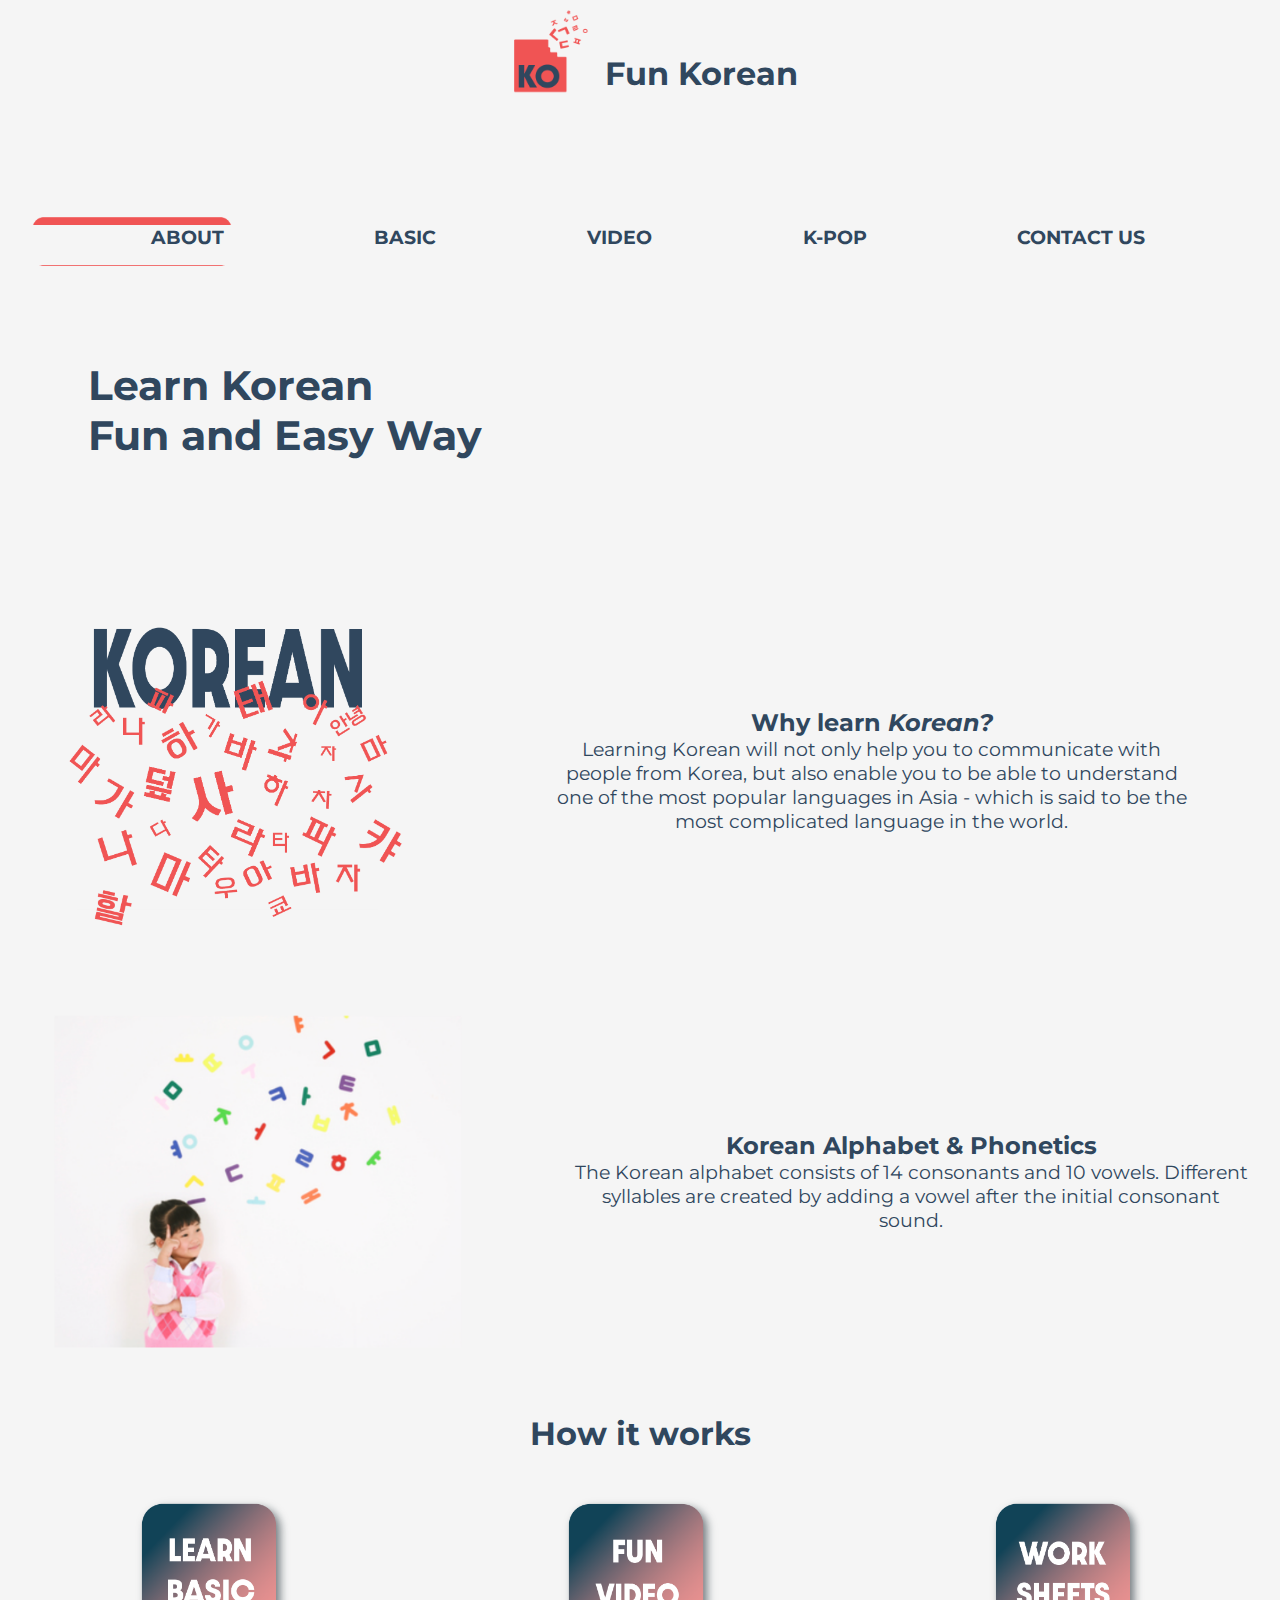
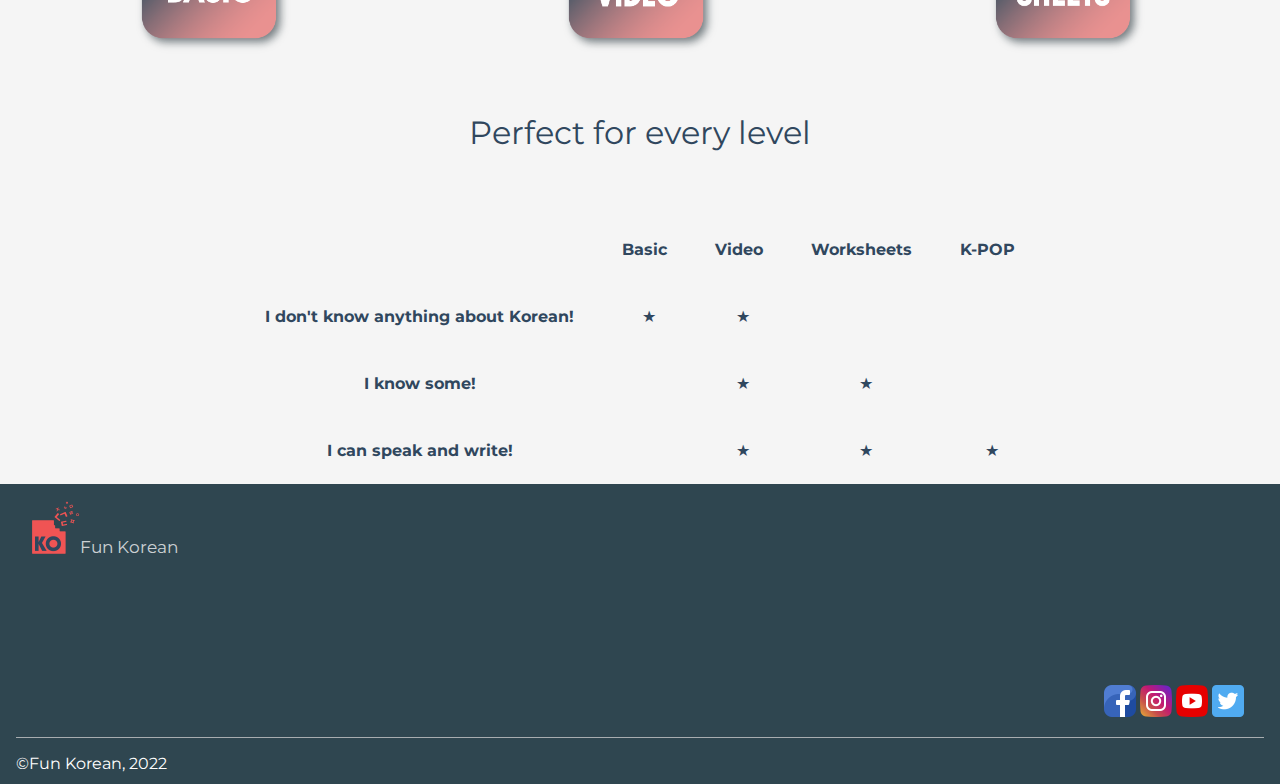
<file: index.html>
<!DOCTYPE html>
<html lang="en">

<head>
    <meta charset="UTF-8">
    <meta name="viewport" content="width=device-width, initial-scale=1">
    <title>fun Korean</title>
    <link rel="shortcut icon" href="images/favicon.ico">
    <link rel="stylesheet" href="styles/normalize.css">
    <link href="https://fonts.googleapis.com/css2?family=Montserrat:wght@300;500;700&display=swap" rel="stylesheet">
    <link rel="stylesheet" href="styles/main.css" />
    <!--
        Name : Jenny Shin
        Date : 03/14/2022
        CS125H - Lab 5
    -->
</head>

<body>
    <header>
        <div class="header">
            <a href="index.html"><img class="logo" src="images/logo.png" alt="logo"></a>
            <h1 class="title">Fun Korean</h1>
        </div>
        <input type="checkbox" id="nav-toggle" class="nav-toggle">
        <nav class="nav_bar" id="nav_menu">
            <ul>
                <li><a href="#" class="current">About</a></li>
                <li><a href="basic.html">Basic</a></li>
                <li class="dd-menu"><a href="video.html">Video</a></li>
                <li><a href="kpop.html">K-POP</a></li>
                <li><a href="contactUs.html">Contact Us</a></li>
            </ul>
        </nav>

        <label for="nav-toggle" class="nav-toggle-label">
            <span></span>
        </label>

    </header>
    <main>

        <a href="contactUs.html"><img class="signup-img" src="images/signup.png" alt="sign_up"></a>

        <div class="main-title">
            <h3>Learn Korean</h3>
            <h3>Fun and Easy Way</h3>
        </div>

        <section>
            <div class="section1">
                <img class="letter_img" src="images/letter.png" alt="letter_pic">


                <div class="why">
                    <h2>Why learn <em>Korean?</em></h2>
                    <P>Learning Korean will not only help you to communicate with people from Korea, but also enable you
                        to
                        be able to understand one of the most popular languages in Asia - which is said to be the most
                        complicated language in the world.</P>
                </div>
            </div>

            <div class="section2">
                <img class="korean_girl" src="images/korean_girl.png" alt="korean_girl">

                <div class="alphabet">
                    <h2>Korean Alphabet & Phonetics</h2>
                    <P>The Korean alphabet consists of 14 consonants and 10 vowels. Different syllables are created by
                        adding a vowel after the initial consonant sound.</P>
                </div>
            </div>
        </section>
    </main>

    <aside>
        <div class="aside1">
            <h2>How it works</h2>


            <div class="buttons">
                <a href="basic.html"><img class="basic_img" src="images/basic.png"></a>
                <a href="videos/video.html"><img class="fun_video_img" src="images/fun_video.png"></a>
                <a href="worksheet.html"><img class="worksheets_img" src="images/worksheets.png"></a>

            </div>
        </div>

        <figure>
            <figcaption>Perfect for every level</figcaption>
            <table class="table">
                <thead>
                    <tr>
                        <th></th>
                        <th>Basic</th>
                        <th>Video</th>
                        <th>Worksheets</th>
                        <th>K-POP</th>
                    </tr>

                <tbody>
                    <tr>
                        <th class="left-heading">I don't know anything about Korean!</th>
                        <td>&#9733;</td>
                        <td>&#9733;</td>
                        <td></td>
                        <td></td>
                    </tr>
                    <tr>
                        <th class="left-heading">I know some!</th>
                        <td></td>
                        <td>&#9733;</td>
                        <td>&#9733;</td>
                        <td></td>

                    </tr>

                    <tr>
                        <th class="left-heading">I can speak and write!</th>
                        <td></td>
                        <td>&#9733;</td>
                        <td>&#9733;</td>
                        <td>&#9733;</td>

                    </tr>
                </tbody>
                </thead>
            </table>
        </figure>

        <p class="quotation">"Neque porro quisquam est qui dolorem ipsum quia dolor sit amet, consectetur, adipisci
            velit..."</p>
    </aside>

    <footer>
        <div class="footer-title">
        <img class="footer_logo" src="images/logo.png" alt="footer_img_logo">
        <p class="footer_heading">Fun Korean</p> 
    </div>
    
    <div class="contact_social">
        
        <a href="http://www.facebook.com"><img class="social_media_img" src="images/facebook.png" alt="facebook_logo"></a>
        <a href="http://www.instagram.com"><img class="social_media_img" src="images/instagram (1).png" alt="instagram_logo"></a>
        <a href="http://www.youtube.com"><img class="social_media_img" src="images/youtube (1).png" alt="youtube_logo"></a>
        <a href="http://www.twitter.com"><img class="social_media_img" src="images/twitter.png" alt="twitter_logo"></a>
    </div>
        <p class="copyright">&copy;Fun Korean, 2022</p>
       

    </footer>
    </body>
</html>
</file>
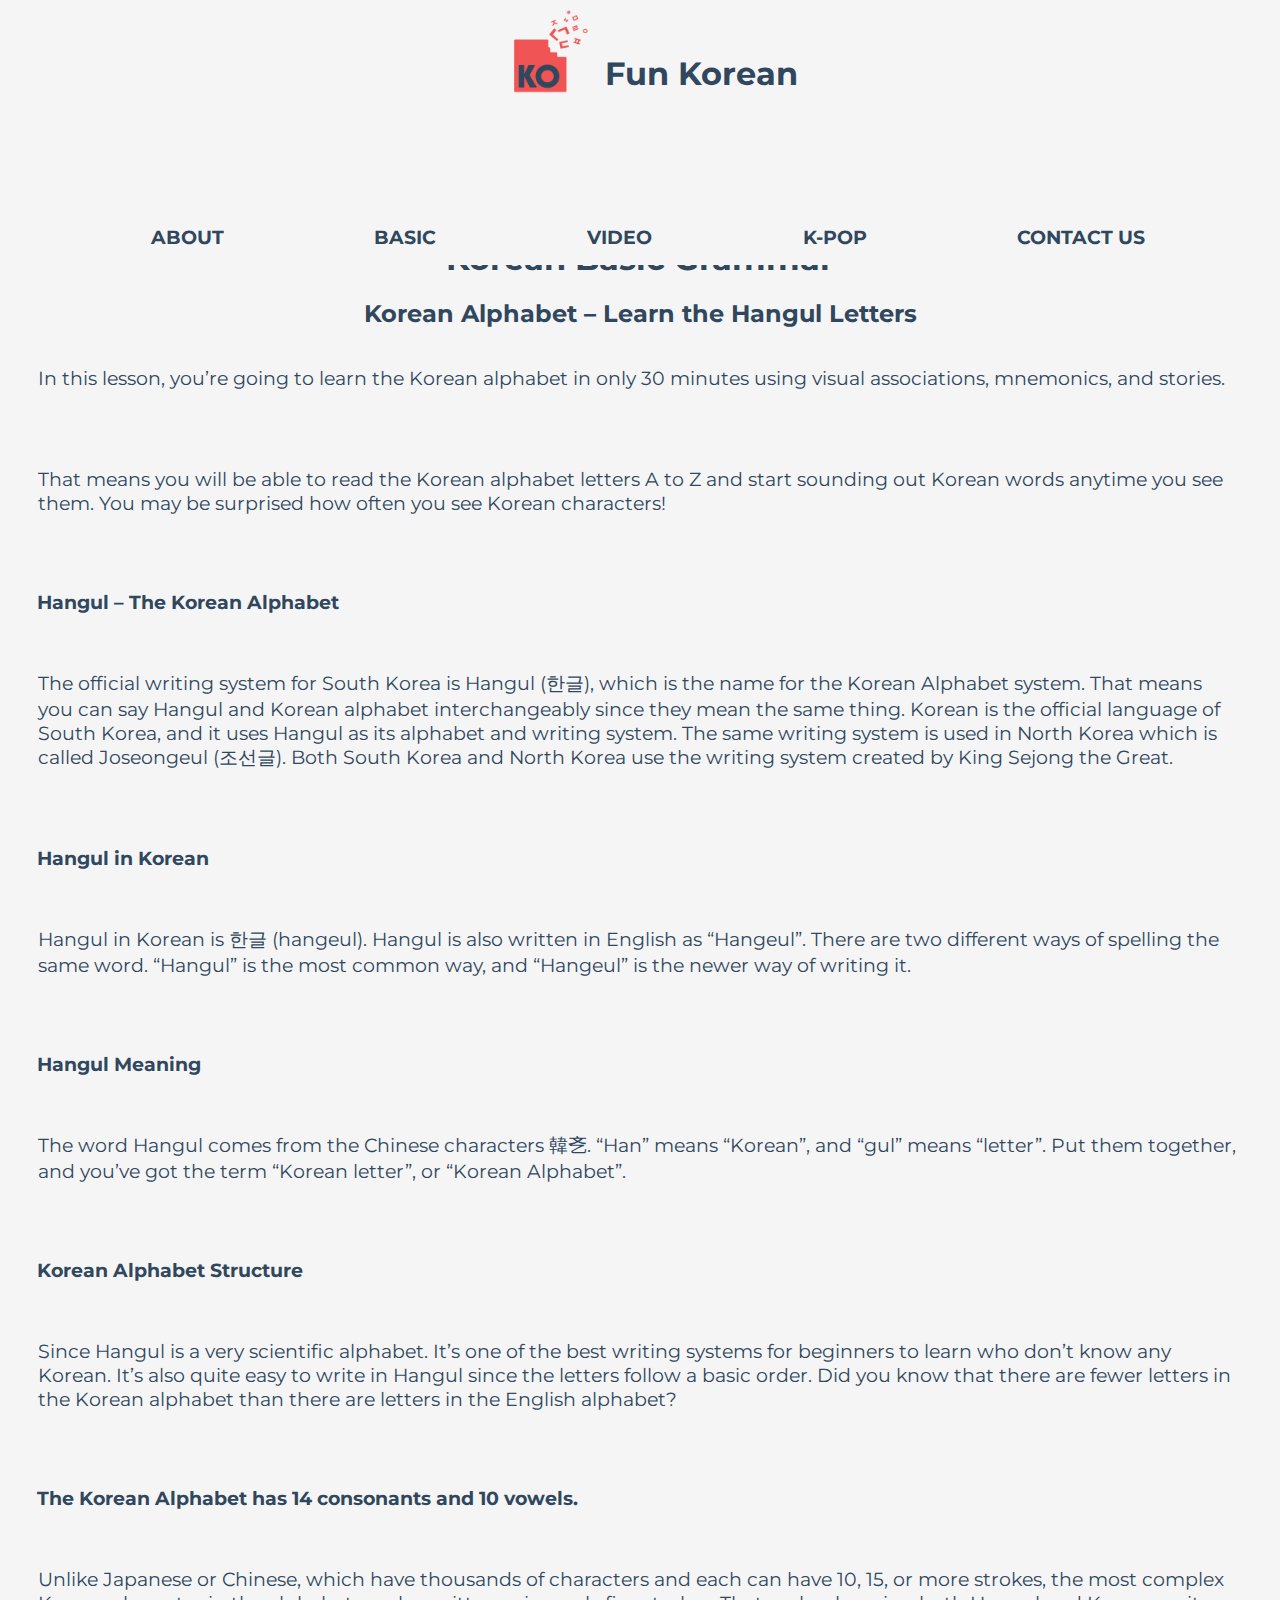
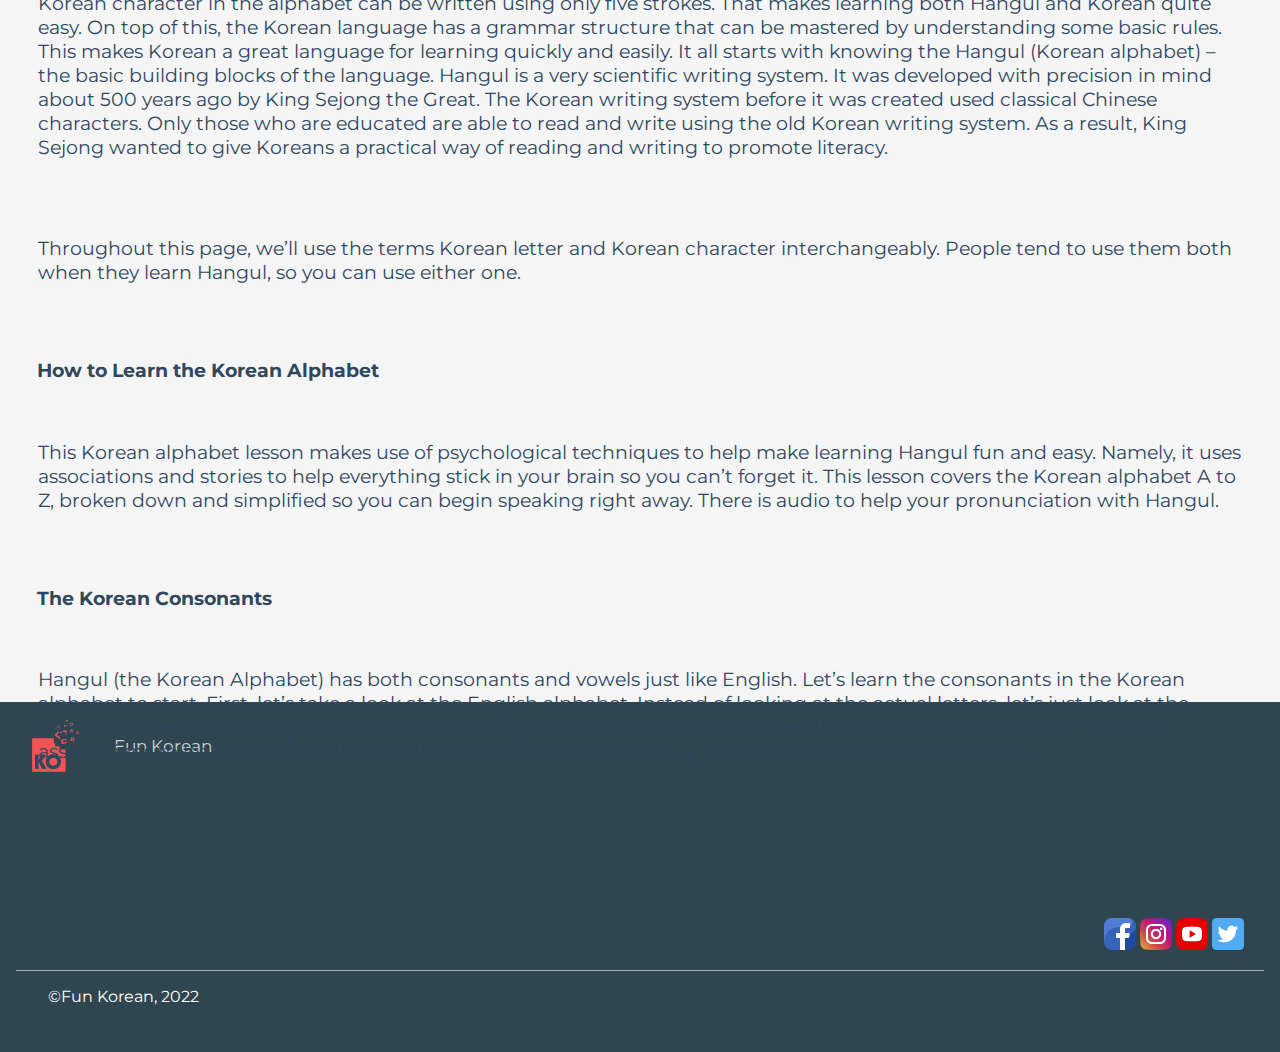
<file: basic.html>
<!DOCTYPE html>
<html lang="en">

<head>
    <meta charset="UTF-8">
    <meta http-equiv="X-UA-Compatible" content="IE=edge">
    <meta name="viewport" content="width=device-width, initial-scale=1.0">
    <title>basic</title>


    <link rel="shortcut icon" href="images/favicon.ico">
    <link rel="stylesheet" href="styles/normalize.css">
    <link href="https://fonts.googleapis.com/css2?family=Montserrat:wght@300;500;700&display=swap" rel="stylesheet">
    <link rel="stylesheet" href="styles/basic.css" />
</head>

<body>
    <header>
        <div class="header">
            <a href="index.html"><img class="logo" src="images/logo.png" alt="logo"></a>
            <h1 class="title">Fun Korean</h1>
        </div>
        <input type="checkbox" id="nav-toggle" class="nav-toggle">
    </header>
        <nav class="nav_bar" id="nav_menu">
            <ul>
                <li><a href="index.html">About</a></li>
                <li><a href="#">Basic</a></li>
                <li class="dd-menu"><a href="video.html">Video</a></li>
                <li><a href="kpop.html">K-POP</a></li>
                <li><a href="contactUs.html">Contact Us</a></li>
            </ul>
        </nav>

        <label for="nav-toggle" class="nav-toggle-label">
            <span></span>
        </label>

    

    <main>
       
        
        <h1>Korean Basic Grammar</h1>

        <h2>Korean Alphabet – Learn the Hangul Letters</h2>
        <p>In this lesson, you’re going to learn the Korean alphabet in only 30 minutes using visual associations,
            mnemonics, and stories.</p>
        <p>That means you will be able to read the Korean alphabet letters A to Z and start sounding out Korean words
            anytime you see them. You may be surprised how often you see Korean characters!</p>

        <h3>Hangul – The Korean Alphabet</h3>
        <p>The official writing system for South Korea is Hangul (한글), which is the name for the Korean Alphabet system.
            That means you can say Hangul and Korean alphabet interchangeably since they mean the same thing.
            Korean is the official language of South Korea, and it uses Hangul as its alphabet and writing system. The
            same writing system is used in North Korea which is called Joseongeul (조선글). Both South Korea and North
            Korea use the writing system created by King Sejong the Great.</p>

        <h3>Hangul in Korean</h3>
        <p>Hangul in Korean is 한글 (hangeul). Hangul is also written in English as “Hangeul”. There are two different
            ways of spelling the same word. “Hangul” is the most common way, and “Hangeul” is the newer way of writing
            it.</p>

        <h3>Hangul Meaning</h3>
        <p>The word Hangul comes from the Chinese characters 韓㐎. “Han” means “Korean”, and “gul” means “letter”. Put
            them together, and you’ve got the term “Korean letter”, or “Korean Alphabet”.</p>

        <h3>Korean Alphabet Structure</h3>
        <p>Since Hangul is a very scientific alphabet. It’s one of the best writing systems for beginners to learn who
            don’t know any Korean. It’s also quite easy to write in Hangul since the letters follow a basic order.

            Did you know that there are fewer letters in the Korean alphabet than there are letters in the English
            alphabet?</p>

        <h3>The Korean Alphabet has 14 consonants and 10 vowels.</h3>

        <p>Unlike Japanese or Chinese, which have thousands of characters and each can have 10, 15, or more strokes, the
            most complex Korean character in the alphabet can be written using only five strokes. That makes learning
            both Hangul and Korean quite easy.

            On top of this, the Korean language has a grammar structure that can be mastered by understanding some basic
            rules. This makes Korean a great language for learning quickly and easily.

            It all starts with knowing the Hangul (Korean alphabet) – the basic building blocks of the language.

            Hangul is a very scientific writing system. It was developed with precision in mind about 500 years ago by
            King Sejong the Great. The Korean writing system before it was created used classical Chinese characters.
            Only those who are educated are able to read and write using the old Korean writing system. As a result,
            King Sejong wanted to give Koreans a practical way of reading and writing to promote literacy.

        </p>

        <p>Throughout this page, we’ll use the terms Korean letter and Korean character interchangeably. People tend to
            use them both when they learn Hangul, so you can use either one. </p>
        <h3>How to Learn the Korean Alphabet</h3>
        <p>This Korean alphabet lesson makes use of psychological techniques to help make learning Hangul fun and easy.
            Namely, it uses associations and stories to help everything stick in your brain so you can’t forget it.

            This lesson covers the Korean alphabet A to Z, broken down and simplified so you can begin speaking right
            away. There is audio to help your pronunciation with Hangul.</p>
        <h3>The Korean Consonants</h3>

        <p>Hangul (the Korean Alphabet) has both consonants and vowels just like English.

            Let’s learn the consonants in the Korean alphabet to start.

            First, let’s take a look at the English alphabet. Instead of looking at the actual letters, let’s just look
            at the sounds they make.

            In doing so, we can find the closest equivalents in the Korean alphabet so that we can start to make
            associations to learn the Hangul letters.

            In Korean, there are no F, R, V, or Z sounds, so let’s take them out.</p>
    </main>

    <footer>
        <div class="footer-title">
        <img class="footer_logo" src="images/logo.png" alt="footer_img_logo">
        <p class="footer_heading">Fun Korean</p> 
    </div>
    
    <div class="contact_social">
        
        <a href="http://www.facebook.com"><img class="social_media_img" src="images/facebook.png" alt="facebook_logo"></a>
        <a href="http://www.instagram.com"><img class="social_media_img" src="images/instagram (1).png" alt="instagram_logo"></a>
        <a href="http://www.youtube.com"><img class="social_media_img" src="images/youtube (1).png" alt="youtube_logo"></a>
        <a href="http://www.twitter.com"><img class="social_media_img" src="images/twitter.png" alt="twitter_logo"></a>
    </div>
        <p class="copyright">&copy;Fun Korean, 2022</p>
       

    </footer>
</body>

</html>
</file>
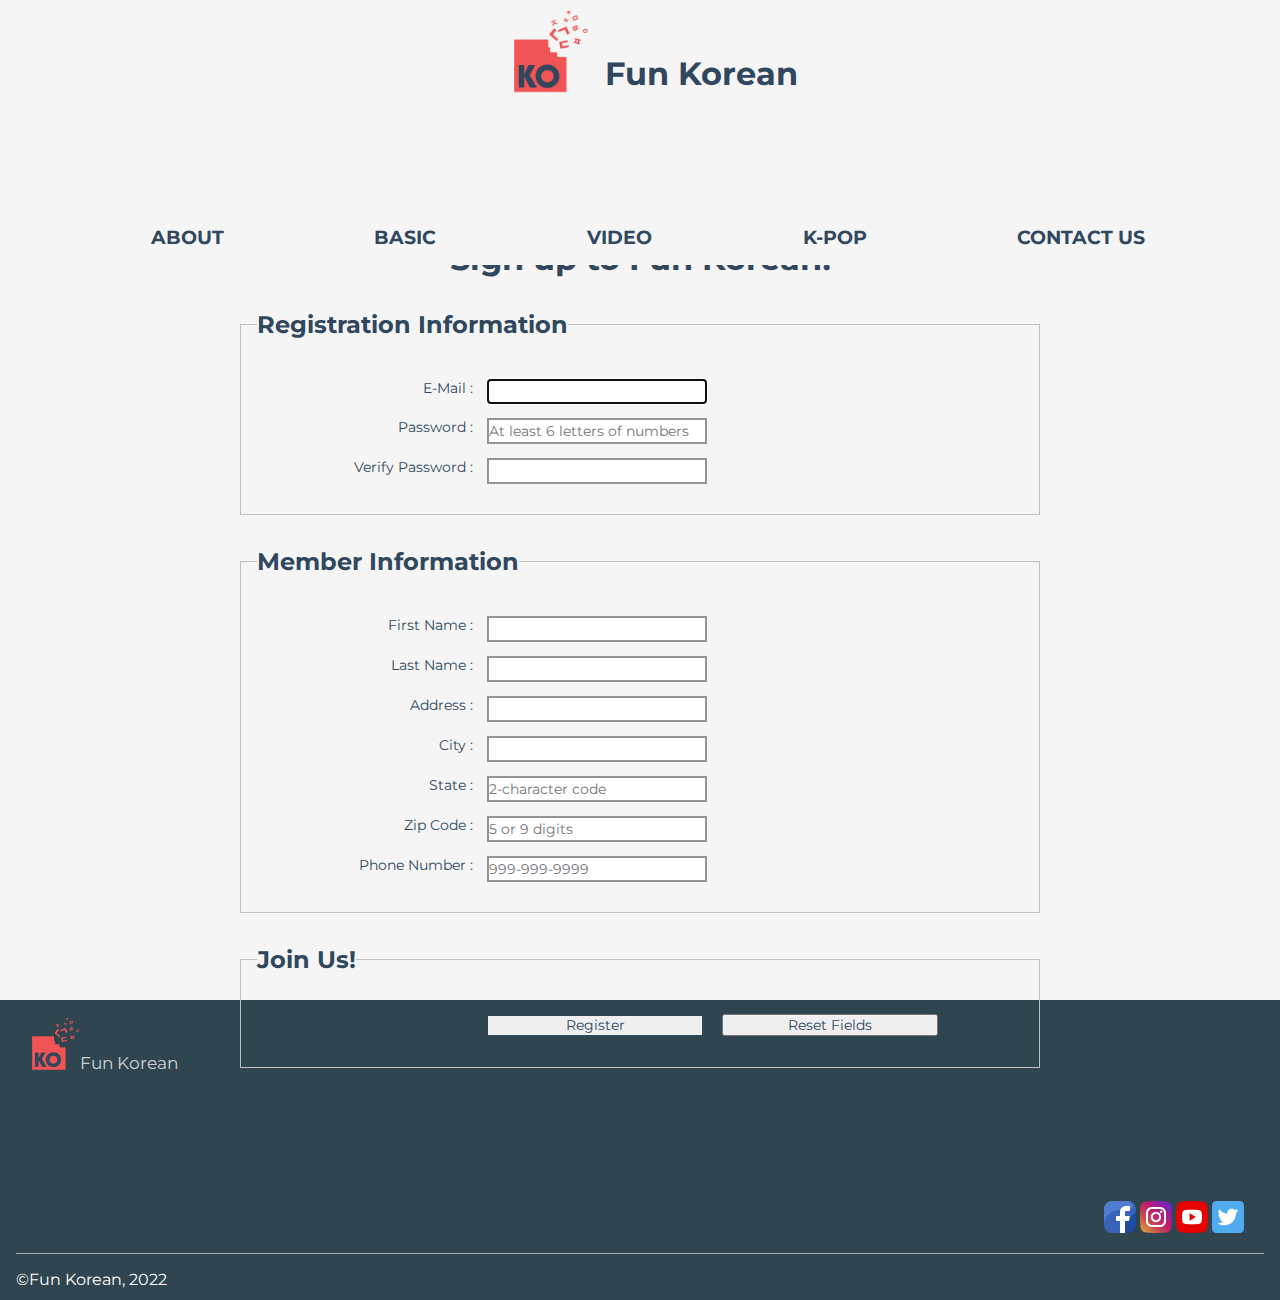
<file: contactUs.html>
<!DOCTYPE html>
<html lang="en">

<head>
    <meta charset="UTF-8">
    <meta http-equiv="X-UA-Compatible" content="IE=edge">
    <meta name="viewport" content="width=device-width, initial-scale=1.0">
    <title>contact us</title>
    <link rel="shortcut icon" href="images/favicon.ico">
    <link rel="stylesheet" href="styles/normalize.css">
    <link href="https://fonts.googleapis.com/css2?family=Montserrat:wght@300;500;700&display=swap" rel="stylesheet">
    <link rel="stylesheet" href="styles/contact.css" />
    <!--
        Name : Jenny Shin
        Date : 03/14/2022
        CS125H - Lab 5
    -->
</head>

<body>
    <header>
        <div class="header">
            <a href="index.html"><img class="logo" src="images/logo.png" alt="logo"></a>
            <h1 class="title">Fun Korean</h1>
        </div>
        <input type="checkbox" id="nav-toggle" class="nav-toggle">
        <nav class="nav_bar" id="nav_menu">
            <ul>
                <li><a href="#" class="current">About</a></li>
                <li><a href="basic.html">Basic</a></li>
                <li class="dd-menu"><a href="video.html">Video</a></li>
                <li><a href="kpop.html">K-POP</a></li>
                <li><a href="contactUs.html">Contact Us</a></li>
            </ul>
        </nav>

        <label for="nav-toggle" class="nav-toggle-label">
            <span></span>
        </label>

    </header>

    <main>
        <section>
            <h1 class="heading">Sign up to Fun Korean!</h1>
            <fieldset>
                <legend>Registration Information</legend>
                <label for="email">E-Mail :</label>
                <input type="email" name="email" id="email" autofocus required>
                <br>
                <label for="password">Password :</label>
                <input type="password" name="password" id="password" required
                placeholder="At least 6 letters of numbers">
                <br>
                <label for="verify">Verify Password :</label>
                <input type="password" name="password" id="password" required>
                <br>
            </fieldset>

            <fieldset>
                <legend>Member Information</legend>
                
                <label for="first_name">First Name :</label>
                <input type="text" name="first_name" id="first_name" required>
                <br>
                <label for="last_name">Last Name :</label>
                <input type="text" name="last_name" id="last_name" required>
                <br>
                <label for="address">Address :</label>
                <input type="text" name="address" id="address" required>
                <br>
                <label for="city">City :</label>
                <input type="text" name="city" id="city" required>
                <br>
                <label for="state">State :</label>
                <input type="text" name="state" id="state" required maxlength="2" placeholder="2-character code">
                <br>
                <label for="zip">Zip Code :</label>
                <input type="text" name="zip" id="zip" required placeholder="5 or 9 digits" pattern="^\d{5}(-\d{4})?$"
                    title="Either 5 or 9 digits">
                <br>
                <label for="phone">Phone Number :</label>
                <input type="tel" name="phone" id="phone" required placeholder="999-999-9999"
                    pattern="\d{3}[\-]\d{3}[\-]\d{4}" title="Must be 999-999-9999 format">
            </fieldset>


            <fieldset id="buttons">
                <legend>Join Us!</legend>
                <label>&nbsp;</label>
                <input type="submit" id="submit" value="Register">
                <input type="reset" id="reset" value="Reset Fields">
            </fieldset>
        </section>
    </main>
    <footer>
        <div class="footer-title">
        <img class="footer_logo" src="images/logo.png" alt="footer_img_logo">
        <p class="footer_heading">Fun Korean</p> 
    </div>
    
    <div class="contact_social">
        
        <a href="http://www.facebook.com"><img class="social_media_img" src="images/facebook.png" alt="facebook_logo"></a>
        <a href="http://www.instagram.com"><img class="social_media_img" src="images/instagram (1).png" alt="instagram_logo"></a>
        <a href="http://www.youtube.com"><img class="social_media_img" src="images/youtube (1).png" alt="youtube_logo"></a>
        <a href="http://www.twitter.com"><img class="social_media_img" src="images/twitter.png" alt="twitter_logo"></a>
    </div>
        <p class="copyright">&copy;Fun Korean, 2022</p>
       

    </footer>
</body>

</html>
</file>
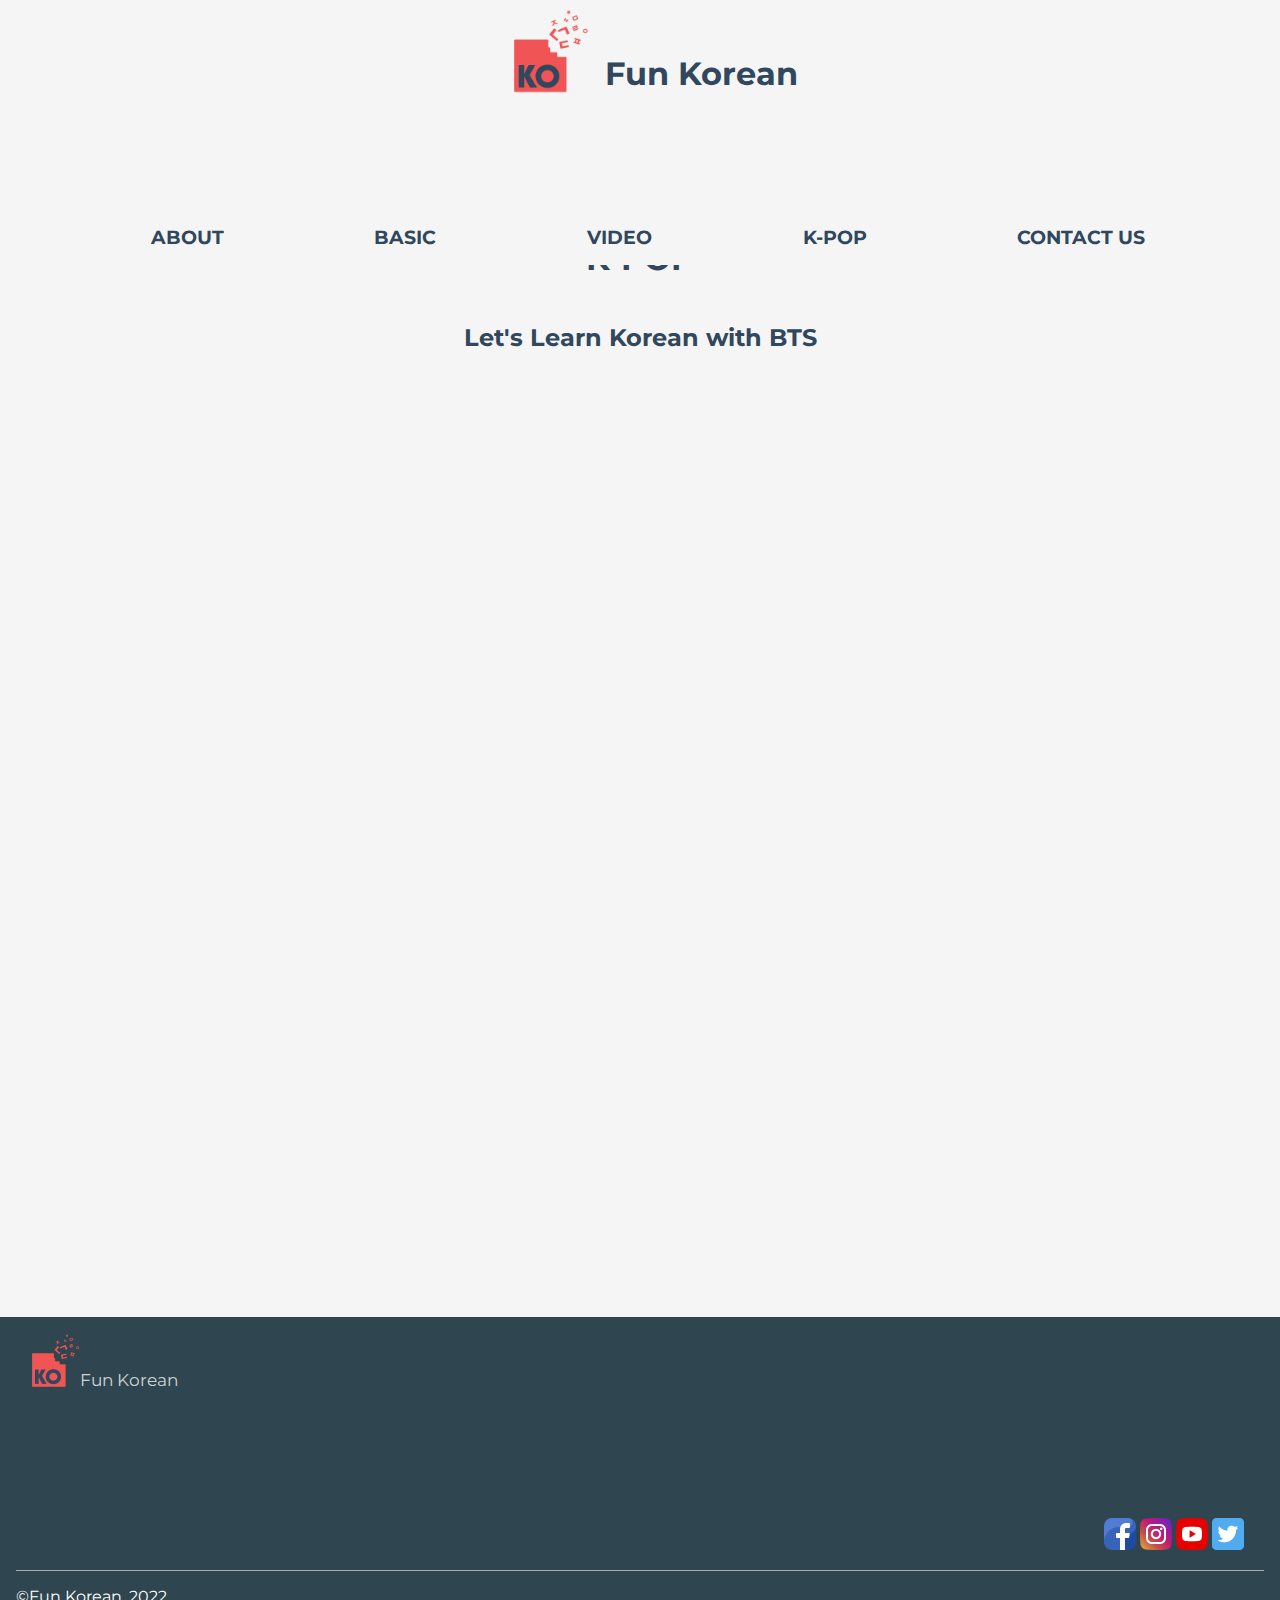
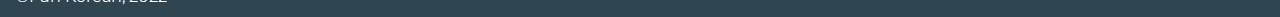
<file: kpop.html>
<!DOCTYPE html>
<html lang="en">

<head>
    <meta charset="UTF-8">
    <meta http-equiv="X-UA-Compatible" content="IE=edge">
    <meta name="viewport" content="width=device-width, initial-scale=1.0">
    <title>k-pop</title>
    <link rel="shortcut icon" href="images/favicon.ico">
    <link rel="stylesheet" href="styles/normalize.css">
    <link href="https://fonts.googleapis.com/css2?family=Montserrat:wght@300;500;700&display=swap" rel="stylesheet">
    <link rel="stylesheet" href="styles/video.css" />
</head>

<body>
    <header>
        <div class="header">
            <a href="index.html"><img class="logo" src="images/logo.png" alt="logo"></a>
            <h1 class="title">Fun Korean</h1>
        </div>
        <input type="checkbox" id="nav-toggle" class="nav-toggle">
        <nav class="nav_bar" id="nav_menu">
            <ul>
                <li><a href="about">About</a></li>
                <li><a href="basic.html">Basic</a></li>
                <li class="dd-menu"><a href="video.html">Video</a></li>
                <li><a href="#">K-POP</a></li>
                <li><a href="contactUs.html">Contact Us</a></li>
            </ul>
        </nav>

        <label for="nav-toggle" class="nav-toggle-label">
            <span></span>
        </label>
        <main>

            <h1>K-POP</h1>
            <h2>Let's Learn Korean with BTS</h2>
            <div>
                <iframe align="center" width="450" height="315" src="https://www.youtube.com/watch?v=ZinAK6n6cWU"
                    title="YouTube video player" frameborder="0"
                    allow="accelerometer; autoplay; clipboard-write; encrypted-media; gyroscope; picture-in-picture"
                    allowfullscreen></iframe>
                <iframe align="center" width="450" height="315" src="https://www.youtube.com/watch?v=SlEwwx03HAY"
                    title="YouTube video player" frameborder="0"
                    allow="accelerometer; autoplay; clipboard-write; encrypted-media; gyroscope; picture-in-picture"
                    allowfullscreen></iframe>
                <iframe align="center" width="450" height="315" src="https://www.youtube.com/watch?v=KN4mysljHYc"
                    title="YouTube video player" frameborder="0"
                    allow="accelerometer; autoplay; clipboard-write; encrypted-media; gyroscope; picture-in-picture"
                    allowfullscreen></iframe>
                <iframe align="center" width="450" height="315" src="https://www.youtube.com/watch?v=KN4mysljHYc"
                    title="YouTube video player" frameborder="0"
                    allow="accelerometer; autoplay; clipboard-write; encrypted-media; gyroscope; picture-in-picture"
                    allowfullscreen></iframe>
                <iframe align="center" width="450" height="315" src="https://www.youtube.com/watch?v=KN4mysljHYc"
                    title="YouTube video player" frameborder="0"
                    allow="accelerometer; autoplay; clipboard-write; encrypted-media; gyroscope; picture-in-picture"
                    allowfullscreen></iframe>
                <iframe align="center" width="450" height="315" src="https://www.youtube.com/watch?v=KN4mysljHYc"
                    title="YouTube video player" frameborder="0"
                    allow="accelerometer; autoplay; clipboard-write; encrypted-media; gyroscope; picture-in-picture"
                    allowfullscreen></iframe>
    
            </div>
        </main>
    
        <footer>
            <div class="footer-title">
                <img class="footer_logo" src="images/logo.png" alt="footer_img_logo">
                <p class="footer_heading">Fun Korean</p>
            </div>
    
            <div class="contact_social">
    
                <a href="http://www.facebook.com"><img class="social_media_img" src="images/facebook.png"
                        alt="facebook_logo"></a>
                <a href="http://www.instagram.com"><img class="social_media_img" src="images/instagram (1).png"
                        alt="instagram_logo"></a>
                <a href="http://www.youtube.com"><img class="social_media_img" src="images/youtube (1).png"
                        alt="youtube_logo"></a>
                <a href="http://www.twitter.com"><img class="social_media_img" src="images/twitter.png"
                        alt="twitter_logo"></a>
            </div>
            <p class="copyright">&copy;Fun Korean, 2022</p>
    
    
        </footer>
    </header>
</body>

</html>
</file>
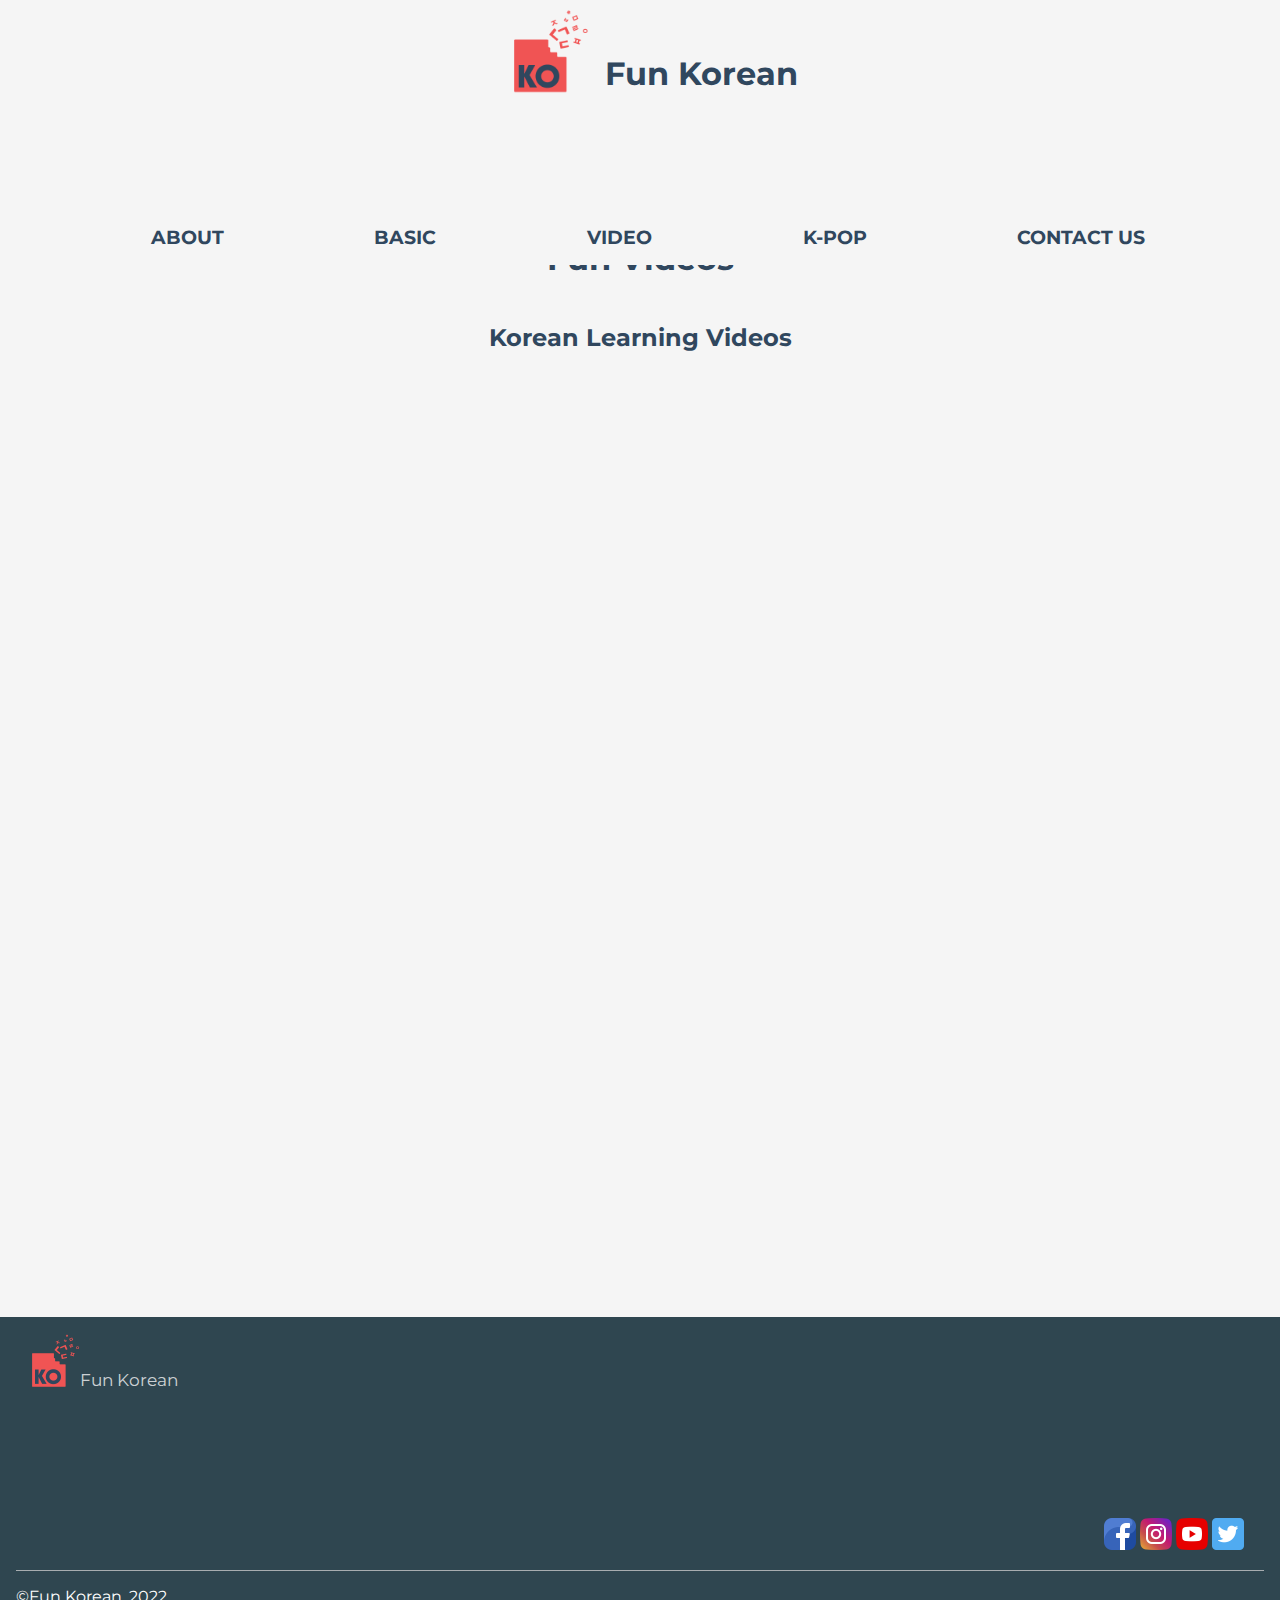
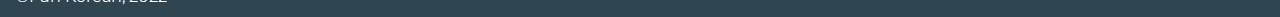
<file: video.html>
<!DOCTYPE html>
<html lang="en">

<head>
    <meta charset="UTF-8">
    <meta http-equiv="X-UA-Compatible" content="IE=edge">
    <meta name="viewport" content="width=device-width, initial-scale=1.0">
    <title>video</title>
    <link rel="shortcut icon" href="images/favicon.ico">
    <link rel="stylesheet" href="styles/normalize.css">
    <link href="https://fonts.googleapis.com/css2?family=Montserrat:wght@300;500;700&display=swap" rel="stylesheet">
    <link rel="stylesheet" href="styles/video.css" />
</head>

<body>
    <header>
        <div class="header">
            <a href="index.html"><img class="logo" src="images/logo.png" alt="logo"></a>
            <h1 class="title">Fun Korean</h1>
        </div>
        <input type="checkbox" id="nav-toggle" class="nav-toggle">
        <nav class="nav_bar" id="nav_menu">
            <ul>
                <li><a href="about.html" class="current">About</a></li>
                <li><a href="basic.html">Basic</a></li>
                <li class="dd-menu"><a href="#" class="current">Video</a></li>
                <li><a href="kpop.html">K-POP</a></li>
                <li><a href="contactUs.html">Contact Us</a></li>
            </ul>
        </nav>

        <label for="nav-toggle" class="nav-toggle-label">
            <span></span>
        </label>

    </header>

    <main>

        <h1>Fun Videos</h1>
        <h2>Korean Learning Videos</h2>
        <div>
            <iframe align="center" width="450" height="315" src="https://www.youtube.com/watch?v=ZinAK6n6cWU"
                title="YouTube video player" frameborder="0"
                allow="accelerometer; autoplay; clipboard-write; encrypted-media; gyroscope; picture-in-picture"
                allowfullscreen></iframe>
            <iframe align="center" width="450" height="315" src="https://www.youtube.com/watch?v=SlEwwx03HAY"
                title="YouTube video player" frameborder="0"
                allow="accelerometer; autoplay; clipboard-write; encrypted-media; gyroscope; picture-in-picture"
                allowfullscreen></iframe>
            <iframe align="center" width="450" height="315" src="https://www.youtube.com/watch?v=KN4mysljHYc"
                title="YouTube video player" frameborder="0"
                allow="accelerometer; autoplay; clipboard-write; encrypted-media; gyroscope; picture-in-picture"
                allowfullscreen></iframe>
            <iframe align="center" width="450" height="315" src="https://www.youtube.com/watch?v=KN4mysljHYc"
                title="YouTube video player" frameborder="0"
                allow="accelerometer; autoplay; clipboard-write; encrypted-media; gyroscope; picture-in-picture"
                allowfullscreen></iframe>
            <iframe align="center" width="450" height="315" src="https://www.youtube.com/watch?v=KN4mysljHYc"
                title="YouTube video player" frameborder="0"
                allow="accelerometer; autoplay; clipboard-write; encrypted-media; gyroscope; picture-in-picture"
                allowfullscreen></iframe>
            <iframe align="center" width="450" height="315" src="https://www.youtube.com/watch?v=KN4mysljHYc"
                title="YouTube video player" frameborder="0"
                allow="accelerometer; autoplay; clipboard-write; encrypted-media; gyroscope; picture-in-picture"
                allowfullscreen></iframe>

        </div>
    </main>

    <footer>
        <div class="footer-title">
            <img class="footer_logo" src="images/logo.png" alt="footer_img_logo">
            <p class="footer_heading">Fun Korean</p>
        </div>

        <div class="contact_social">

            <a href="http://www.facebook.com"><img class="social_media_img" src="images/facebook.png"
                    alt="facebook_logo"></a>
            <a href="http://www.instagram.com"><img class="social_media_img" src="images/instagram (1).png"
                    alt="instagram_logo"></a>
            <a href="http://www.youtube.com"><img class="social_media_img" src="images/youtube (1).png"
                    alt="youtube_logo"></a>
            <a href="http://www.twitter.com"><img class="social_media_img" src="images/twitter.png"
                    alt="twitter_logo"></a>
        </div>
        <p class="copyright">&copy;Fun Korean, 2022</p>


    </footer>
</body>

</html>
</file>
<file: styles/main.css>
/*
Name : Jenny Shin
Date : 03/14/2022
CS 125H - Lab5
*/

/* the reset selector*/
* {
  margin: 0;
  padding: 0;
}

/* the styles for the elements */

html {
  background-color: #f5f5f5;
}

body {
  font-family: "Montserrat", sans-serif, Arial, sans-serif;
  width:100%;
  color: #30475e;

  
}

p {
  color: #30475e;
  font-size: 120%;
}

/* the styles for the header */

.header{
  display:flex;
  justify-content: center;
}
.logo {
  
  width: 75px;
  height: auto;
  margin: 0.5em 1em 1em 2em;
}

.title{
  margin-top:1.7em;
}


/* the styles for the navbar*/

.nav-toggle{
  display:none;
}

.nav-toggle-label{
  position:absolute;
  top:0;
  left:0;
  margin-left:1em;
  
  height:20%;
  display:flex;
  align-items: center;
}

.nav-toggle-label span,
.nav-toggle-label span::before,
.nav-toggle-label span::after{
  display:block;
  background-color: #30475e;
  height:2px;
  width:2em;
  border-radius:4px;
  position:relative;
}

.nav-toggle-label span::before,
.nav-toggle-label span::after {
  content: '';
  position: absolute;
}

.nav-toggle-label span::before{
  bottom:7px;
}

.nav-toggle-label span::after{
  top:7px;
}

nav{
  background-color:#f5f5f5;
  text-align: center;
  position:fixed;
  z-index:999;
  width:100%;
  position:absolute;
  text-align:left;
  top:25%;
  display:none;
  
}



nav ul{
  padding:0;
  margin:0;
  list-style-type: none;
}

nav li{
  margin-bottom:1em;
  margin-left:1em;
}

nav a{
  color:#30475e;
  text-decoration: none;
  font-size:1.2rem;
  text-transform: uppercase;
  font-weight: bold;
}

nav a:hover{
  color:#f05454;
}

.nav-toggle:checked ~ nav{
  display:block;
  
}

/* styles for the main heading */


main .signup-img{
  width:200px;
  padding-left:2em;
}

main .main-title{
  font-size: 2em;
  text-align: center;
  padding-top:2em;
  padding-bottom:2em;

}


/* styles for the main section */

section{
  text-align: center;
}
main .letter_img{
  width:60%;
  min-width:200px;
  
  
}

main .korean_girl{
  width:80%;
  min-width:200px;
}

main .why{
  padding-left:2em;
  padding-right:2em;
}

main .alphabet{
  padding-left:2em;
  padding-right:2em;
}

/* styles for the aside */

aside h2{
  font-size: 2em;
  text-align: center;
  padding-top:2em;
  padding-bottom:1em;
}

aside .buttons{
display:flex;
flex-direction: row;
justify-content: space-around;
 
}
aside .basic_img{
  width:10em;
}

aside .fun_video_img{
  width:10em;
}

aside .worksheets_img{
  width:10em;
}

/* styles for the table */
table{
  white-space:nowrap;
  margin-left:auto;
  margin-right:auto;
}

figure, caption{
  margin:0;
  padding:0;
}

aside figcaption{
  text-align: center;
  font-size:2em;
  padding-top:2em;
  padding-bottom:2em;
}

table th{
  padding-left:1em;
}

table td{
  padding-left:2em;
}

.quotation {
  font-size: 100%;
  padding: 5em;
  text-align: center;
}

/* the styles for the footer*/

footer {
  background-color: hsl(199, 26%, 25%);
  width: 100%;
  height: 300px;
}

.footer_logo {
  
  width: 3em;
  height: auto;
  margin:1em 0 0 2em;
  
}
footer .footer-title{
  display:flex;
  justify-content: flex-star;
  align-items: baseline;
}
.footer_heading{
  color: rgba(255, 255, 255, 0.774);
  font-size: 17px;
  align-self:flex-end;
}


.contact_us{
  color:white;
  font-size:1em;
  padding-top: 1em;
  padding-bottom:1em;
}

.social_media_img{
  width:2em;
  padding-right:0.25em;
}

.contact_social{
  display:flex;
  justify-content: flex-end;

  padding-right:2em;
  margin-top:8em;
}
.copyright {
  font-size: 100%;
  color: white;
  border-top:1px solid rgba(216, 215, 215, 0.719);
  margin: 1em 1em 1em 1em;
  padding-top:1em;
}

@media screen and (min-width: 800px){
  .nav-toggle-label{
    display:none;
  }

  nav{
    display:block;
  }
  nav ul{
    display:flex;
    flex-direction: row;
    justify-content: space-evenly;
    
  }

  .signup-img{
    position:relative;
    top:100px;
  }

  main .main-title{
    position:relative;
    top:120px;
    text-align: left;
    padding-left:2.5em;
    font-size: 35px;
  }

  section{
    position:relative;
    top:120px;
  }

  section
  main .letter_img{
    width:40%;
    max-width:200px;
    
  }
  
  main .korean_girl{
    width:1100px;
  }
  
  main .section1{
    display:flex;
    flex-direction: row;
    align-items: center;
    justify-content: space-around;
    padding-top : 5em;
  }

  main .section2{
    display:flex;
    flex-direction: row;
    align-items: center;
    justify-content: space-around;
    padding-top : 5em;
  }

  main .letter_img{
    flex-basis:50%;
    max-width: 350px;
  }

  main .why{
    flex-basis: 50%;
    
  }

  aside h2{
    position: relative;
    top:120px;
    font-size: 2em;
    text-align: center;
    padding-top:2em;
    padding-bottom:1em;
  }

  aside .buttons{
    position:relative;
    top:130px;
  }



  aside figcaption{
    position: relative;
    top:120px;
  }

  aside table{
   
    position: relative;
    top:120px
    
  }

  aside th,td,tr{
    text-align: center;
    padding: 1.5em 1.5em;
  }

  .quotation {

  position:relative;
  top:100px;
    font-size: 100%;
    padding: 5em;
    text-align: center;
  }

  .quotation{
    display:none;
  }
  
  footer{
    position:relative;
    top:120px;
  }
}
</file>
<file: styles/basic.css>
/* the reset selector*/
* {
    margin: 0;
    padding: 0;
  }
  
  /* the styles for the elements */
  
  html {
    background-color:#f5f5f5;
  }
  
  body {
    font-family: "Montserrat", sans-serif, Arial, sans-serif;
    width:100%;
    color: #30475e;
  
    
  }
  
  p {
    color: #30475e;
    font-size: 120%;
  }

  /* the styles for the header */

.header{
  display:flex;
  justify-content: center;
}
.logo {
  
  width: 75px;
  height: auto;
  margin: 0.5em 1em 1em 2em;
}

.title{
  margin-top:1.7em;
}


/* the styles for the navbar*/

.nav-toggle{
  display:none;
}

.nav-toggle-label{
  position:absolute;
  top:0;
  left:0;
  margin-left:1em;
  
  height:20%;
  display:flex;
  align-items: center;
}

.nav-toggle-label span,
.nav-toggle-label span::before,
.nav-toggle-label span::after{
  display:block;
  background-color: #30475e;
  height:2px;
  width:2em;
  border-radius:4px;
  position:relative;
}

.nav-toggle-label span::before,
.nav-toggle-label span::after {
  content: '';
  position: absolute;
}

.nav-toggle-label span::before{
  bottom:7px;
}

.nav-toggle-label span::after{
  top:7px;
}

nav{
  background-color:#f5f5f5;
  text-align: center;
  position:fixed;
  z-index:999;
  width:100%;
  position:absolute;
  text-align:left;
  top:25%;
  display:none;
  
}



nav ul{
  padding:0;
  margin:0;
  list-style-type: none;
}

nav li{
  margin-bottom:1em;
  margin-left:1em;
}

nav a{
  color:#30475e;
  text-decoration: none;
  font-size:1.2rem;
  text-transform: uppercase;
  font-weight: bold;
}

nav a:hover{
  color:#f05454;
}

.nav-toggle:checked ~ nav{
  display:block;
  
}

  /* styles for the main */
  h1{
      text-align: center;
      
  }

  h2{
      text-align:center;
  }
  h3{
      text-align: left;
      padding:2em 2em 1em 2em;
  }

  p{
      padding:2em;
  }



  /* the styles for the footer*/

footer {
    background-color: hsl(199, 26%, 25%);
    width: 100%;
    height: 350px;
  }
  
  .footer_logo {
    
    width: 3em;
    height: auto;
    margin:1em 0 0 2em;
    
  }
  footer .footer-title{
    display:flex;
    justify-content: flex-star;
    align-items: baseline;
  }
  .footer_heading{
    color: rgba(255, 255, 255, 0.774);
    font-size: 17px;
    align-self:flex-end;
  }
  
  
  .contact_us{
    color:white;
    font-size:1em;
    padding-top: 1em;
    padding-bottom:1em;
  }
  
  .social_media_img{
    width:2em;
    padding-right:0.25em;
  }
  
  .contact_social{
    display:flex;
    justify-content: flex-end;
  
    padding-right:2em;
    margin-top:8em;
  }
  .copyright {
    font-size: 100%;
    color: white;
    border-top:1px solid rgba(216, 215, 215, 0.719);
    margin: 1em 1em 1em 1em;
    padding-top:1em;
  }

  @media screen and (min-width: 800px){
    .nav-toggle-label{
      display:none;
    }
  
    nav{
      display:block;
    }
    nav ul{
      display:flex;
      flex-direction: row;
      justify-content: space-evenly;
      
    }

    main{
  position:relative;
  top:100px;
}
}
</file>
<file: styles/contact.css>
/* the reset selector*/
* {
    margin: 0;
    padding: 0;
  }
  
  /* the styles for the elements */
  
  html {
    background-color: #f5f5f5;
  }
  
  body {
    font-family: "Montserrat", sans-serif, Arial, sans-serif;
    width:100%;
    color: #30475e;
  
    
  }
  
  p {
    color: #30475e;
    font-size: 120%;
  }

  /* the styles for the header */



.header{
  display:flex;
  justify-content: center;
}
.logo {
  
  width: 75px;
  height: auto;
  margin: 0.5em 1em 1em 2em;
}

.title{
  margin-top:1.7em;
}


/* the styles for the navbar*/

.nav-toggle{
  display:none;
}

.nav-toggle-label{
  position:absolute;
  top:0;
  left:0;
  margin-left:1em;
  
  height:20%;
  display:flex;
  align-items: center;
}

.nav-toggle-label span,
.nav-toggle-label span::before,
.nav-toggle-label span::after{
  display:block;
  background-color: #30475e;
  height:2px;
  width:2em;
  border-radius:4px;
  position:relative;
}

.nav-toggle-label span::before,
.nav-toggle-label span::after {
  content: '';
  position: absolute;
}

.nav-toggle-label span::before{
  bottom:7px;
}

.nav-toggle-label span::after{
  top:7px;
}

nav{
  background-color:#f5f5f5;
  text-align: center;
  position:fixed;
  z-index:999;
  width:100%;
  position:absolute;
  text-align:left;
  top:25%;
  display:none;
  
}



nav ul{
  padding:0;
  margin:0;
  list-style-type: none;
}

nav li{
  margin-bottom:1em;
  margin-left:1em;
}

nav a{
  color:#30475e;
  text-decoration: none;
  font-size:1.2rem;
  text-transform: uppercase;
  font-weight: bold;
}

nav a:hover{
  color:#f05454;
}

.nav-toggle:checked ~ nav{
  display:block;
  
}
  
  /* the styles for the section */
.heading{
    text-align: center;
}
fieldset{
	margin:2em 15em;	
	padding:1em 1em;
}

legend{
	color:#30475e;
	font-weight: bold;
	font-size: 150%;
	margin-bottom: 1em;
}

label, input, select{
font-size: 90%;

}

label{
	display:block;
    float:left;
	width: 15em;
	text-align: right;
}




input, select{
  margin-left:1em;
  margin-bottom:1em;
  width:15em;
  height: 1.5em;
	
}

input:required, input:valid{
	border: 2px solid #939496;
}

input:valid{
	border:1px solid #30475e;
}


br{
	clear:both;
}

#buttons input{
	width:15em;
}

/* the styles for the footer*/

footer {
  background-color: hsl(199, 26%, 25%);
  width: 100%;
  height: 300px;
}

.footer_logo {
  
  width: 3em;
  height: auto;
  margin:1em 0 0 2em;
  
}
footer .footer-title{
  display:flex;
  justify-content: flex-star;
  align-items: baseline;
}
.footer_heading{
  color: rgba(255, 255, 255, 0.774);
  font-size: 17px;
  align-self:flex-end;
}


.contact_us{
  color:white;
  font-size:1em;
  padding-top: 1em;
  padding-bottom:1em;
}

.social_media_img{
  width:2em;
  padding-right:0.25em;
}

.contact_social{
  display:flex;
  justify-content: flex-end;

  padding-right:2em;
  margin-top:8em;
}
.copyright {
  font-size: 100%;
  color: white;
  border-top:1px solid rgba(216, 215, 215, 0.719);
  margin: 1em 1em 1em 1em;
  padding-top:1em;
}

@media screen and (min-width: 800px){
  .nav-toggle-label{
    display:none;
  }

  nav{
    display:block;
  }
  nav ul{
    display:flex;
    flex-direction: row;
    justify-content: space-evenly;
    
  }

  main{
    position:relative;
    top:100px;
  }
}
</file>
<file: styles/video.css>
/* the reset selector*/
* {
    margin: 0;
    padding: 0;
  }
  
  /* the styles for the elements */
  
  html {
    background-color:#f5f5f5;
  }
  
  body {
    font-family: "Montserrat", sans-serif, Arial, sans-serif;
    width:100%;
    color: #30475e;
  
    
  }
  
  p {
    color: #30475e;
    font-size: 120%;
  }


  /* the styles for the header */

.header{
    display:flex;
    justify-content: center;
  }
  .logo {
    
    width: 75px;
    height: auto;
    margin: 0.5em 1em 1em 2em;
  }
  
  .title{
    margin-top:1.7em;
  }
  
  
  /* the styles for the navbar*/
  
  .nav-toggle{
    display:none;
  }
  
  .nav-toggle-label{
    position:absolute;
    top:0;
    left:0;
    margin-left:1em;
    
    height:20%;
    display:flex;
    align-items: center;
  }
  
  .nav-toggle-label span,
  .nav-toggle-label span::before,
  .nav-toggle-label span::after{
    display:block;
    background-color: #30475e;
    height:2px;
    width:2em;
    border-radius:4px;
    position:relative;
  }
  
  .nav-toggle-label span::before,
  .nav-toggle-label span::after {
    content: '';
    position: absolute;
  }
  
  .nav-toggle-label span::before{
    bottom:7px;
  }
  
  .nav-toggle-label span::after{
    top:7px;
  }
  
  nav{
    background-color:#f5f5f5;
    text-align: center;
    position:fixed;
    z-index:999;
    width:100%;
    position:absolute;
    text-align:left;
    top:25%;
    display:none;
    
  }
  
  
  
  nav ul{
    padding:0;
    margin:0;
    list-style-type: none;
  }
  
  nav li{
    margin-bottom:1em;
    margin-left:1em;
  }
  
  nav a{
    color:#30475e;
    text-decoration: none;
    font-size:1.2rem;
    text-transform: uppercase;
    font-weight: bold;
  }
  
  nav a:hover{
    color:#f05454;
  }
  
  .nav-toggle:checked ~ nav{
    display:block;
    
  }

  /* styles for the main */
h1{
    text-align: center;

}

h2{
    text-align: center;
    padding:1em 0 1em 0 ;
}

main div{
    display:flex;
    flex-wrap: row;
    flex-wrap: wrap;
    justify-content: space-evenly;
    
}

iframe{
    padding-top:1em;
    padding-bottom:1em;
    flex-wrap: wrap;
}

/* the styles for the footer*/

footer {
    background-color: hsl(199, 26%, 25%);
    width: 100%;
    height: 300px;
  }
  
  .footer_logo {
    
    width: 3em;
    height: auto;
    margin:1em 0 0 2em;
    
  }
  footer .footer-title{
    display:flex;
    justify-content: flex-star;
    align-items: baseline;
  }
  .footer_heading{
    color: rgba(255, 255, 255, 0.774);
    font-size: 17px;
    align-self:flex-end;
  }
  
  
  .contact_us{
    color:white;
    font-size:1em;
    padding-top: 1em;
    padding-bottom:1em;
  }
  
  .social_media_img{
    width:2em;
    padding-right:0.25em;
  }
  
  .contact_social{
    display:flex;
    justify-content: flex-end;
  
    padding-right:2em;
    margin-top:8em;
  }
  .copyright {
    font-size: 100%;
    color: white;
    border-top:1px solid rgba(216, 215, 215, 0.719);
    margin: 1em 1em 1em 1em;
    padding-top:1em;
  }

  @media screen and (min-width: 800px){
    .nav-toggle-label{
      display:none;
    }
  
    nav{
      display:block;
    }
    nav ul{
      display:flex;
      flex-direction: row;
      justify-content: space-evenly;
      
    }

    main div{
        display:flex;
        flex-wrap: row;
        flex-wrap: wrap;
        justify-content: space-evenly;
        
}

iframe{
    padding-top:1em;
    padding-bottom:1em;
    flex-wrap: wrap;
}
main{
  position:relative;
  top:100px;
}
  }
</file>
